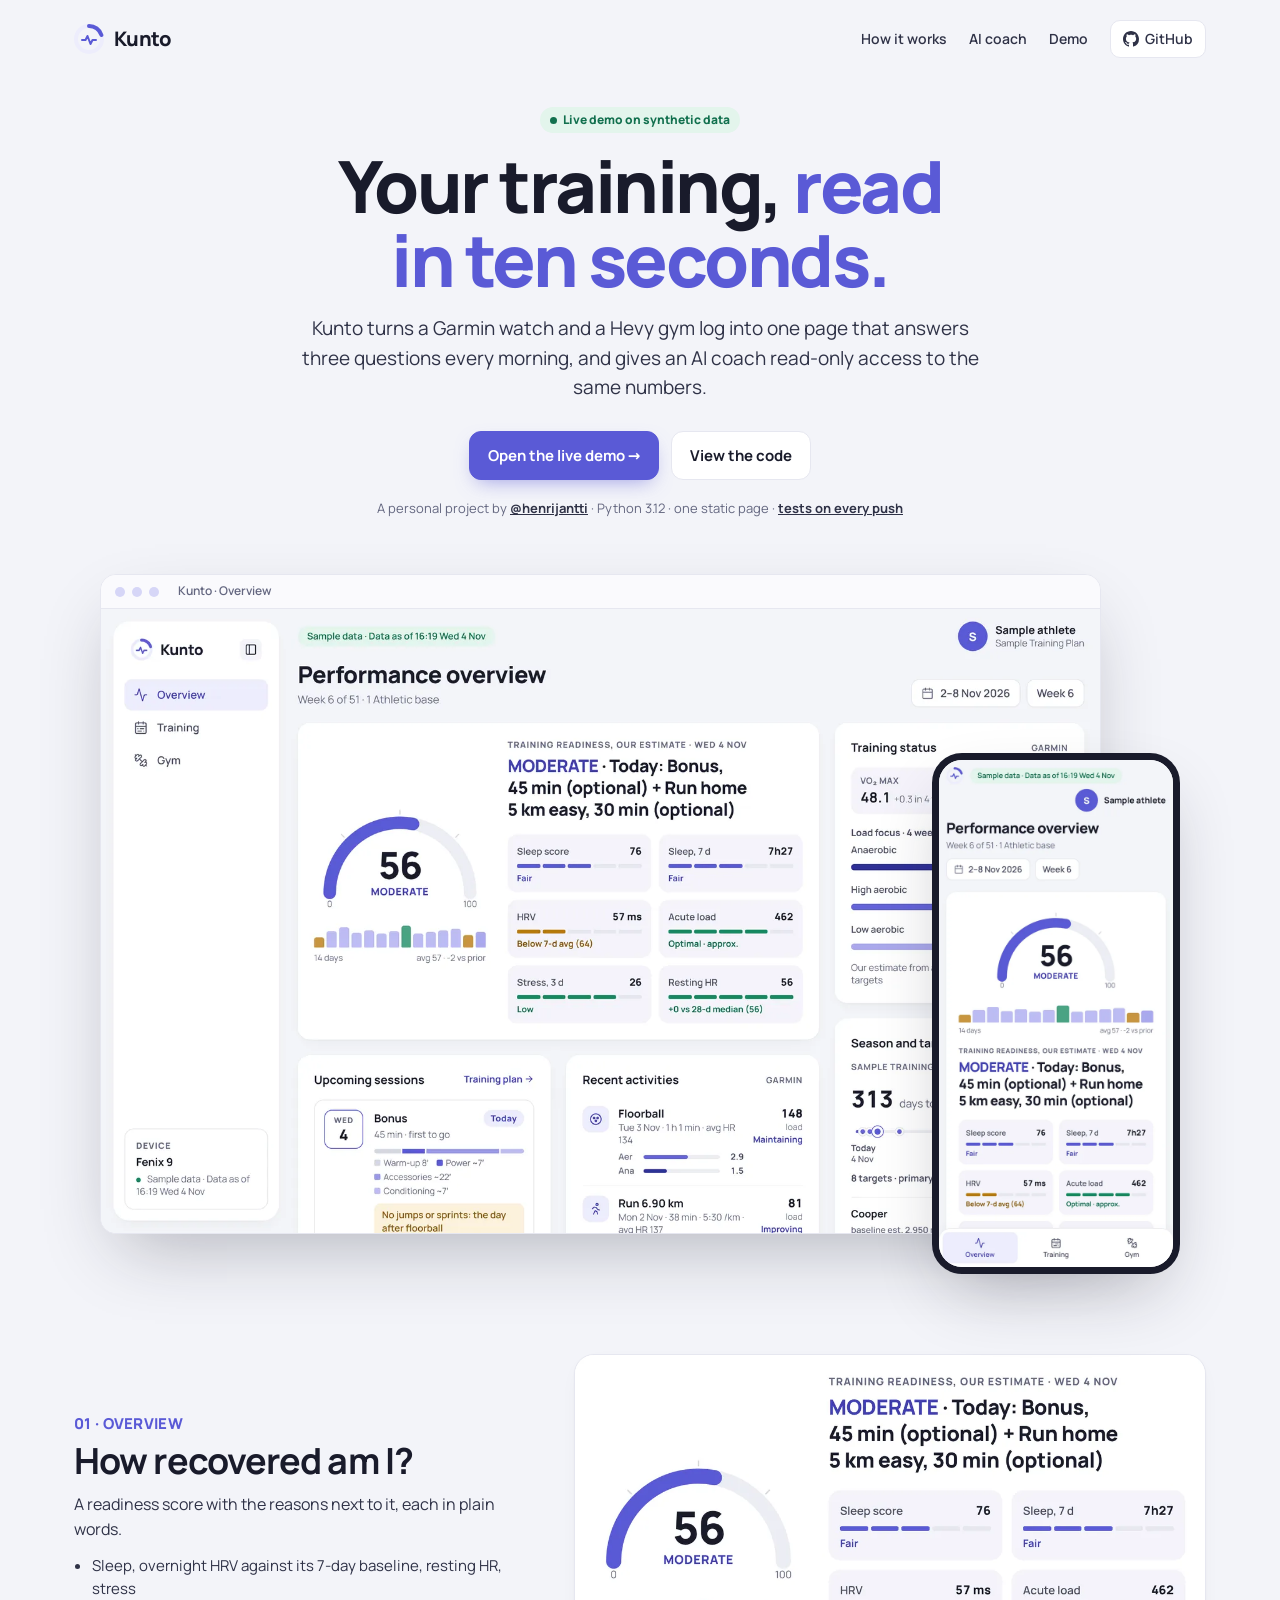
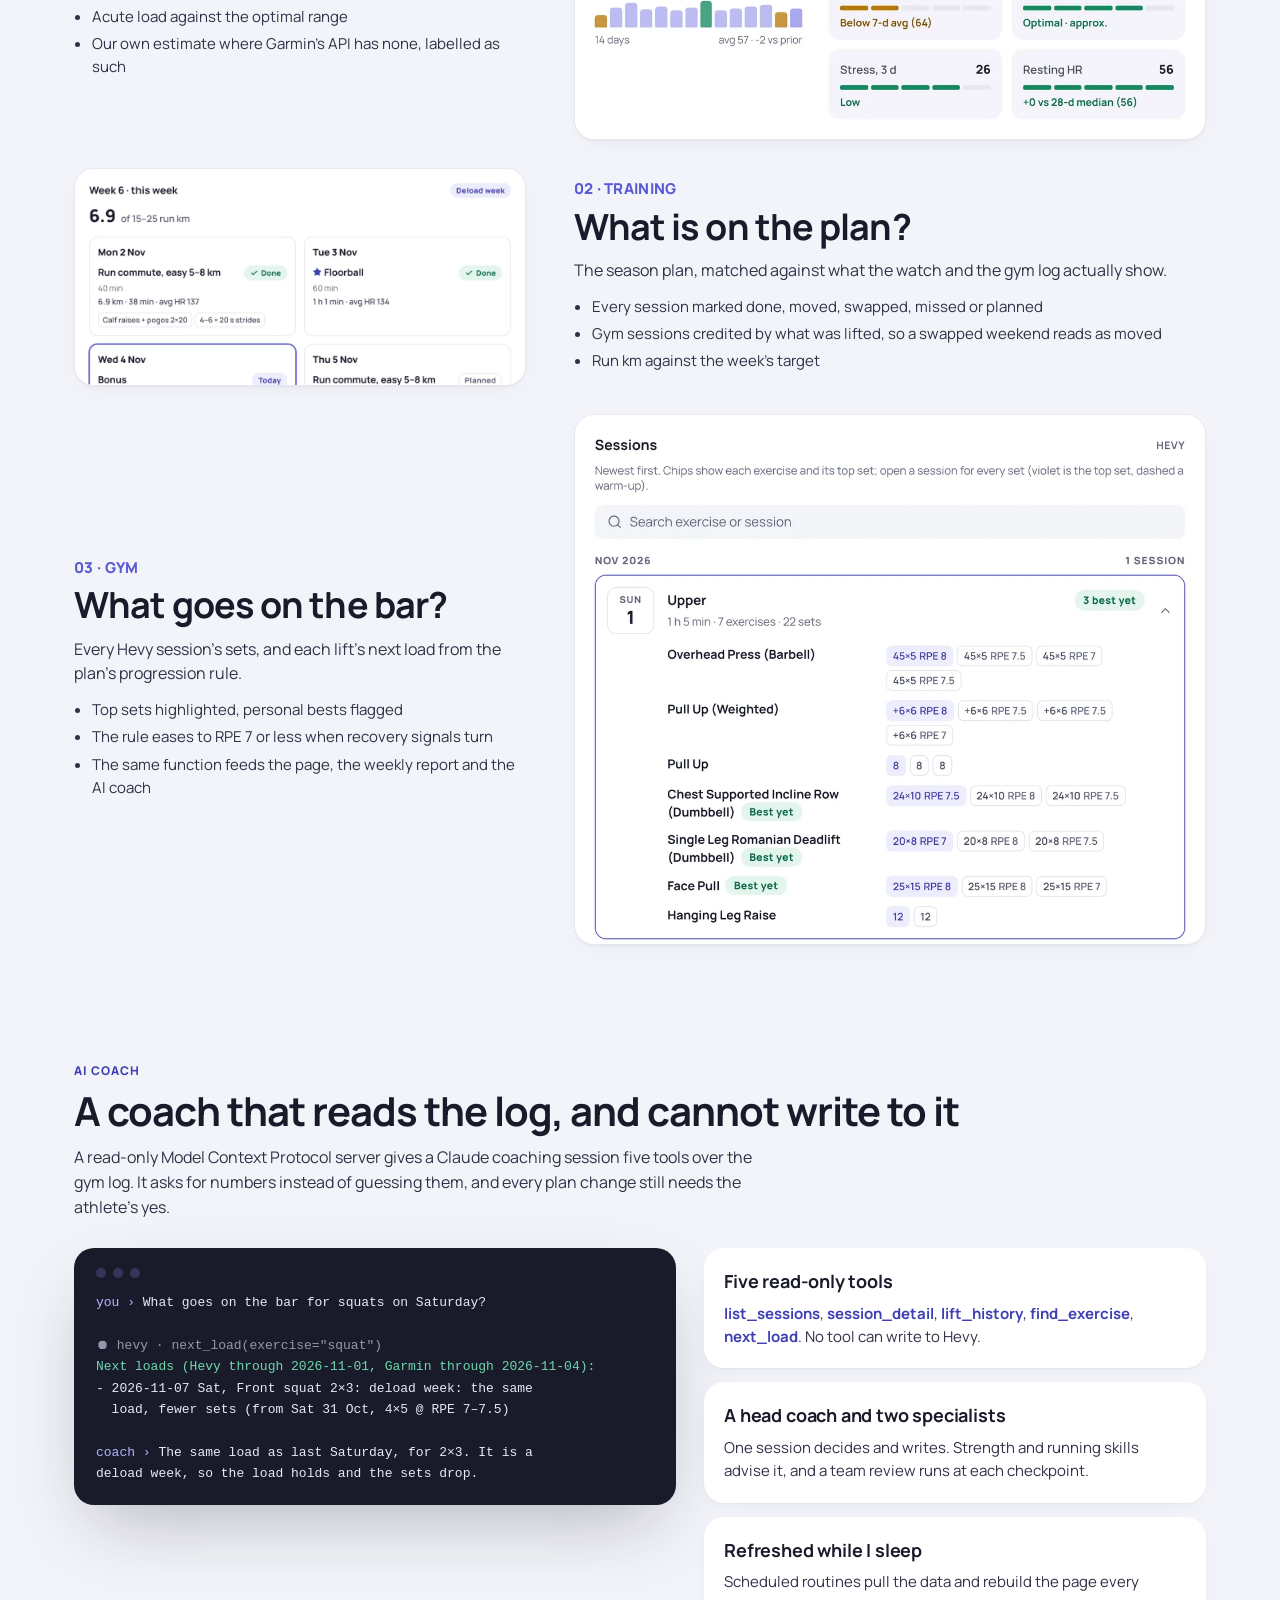
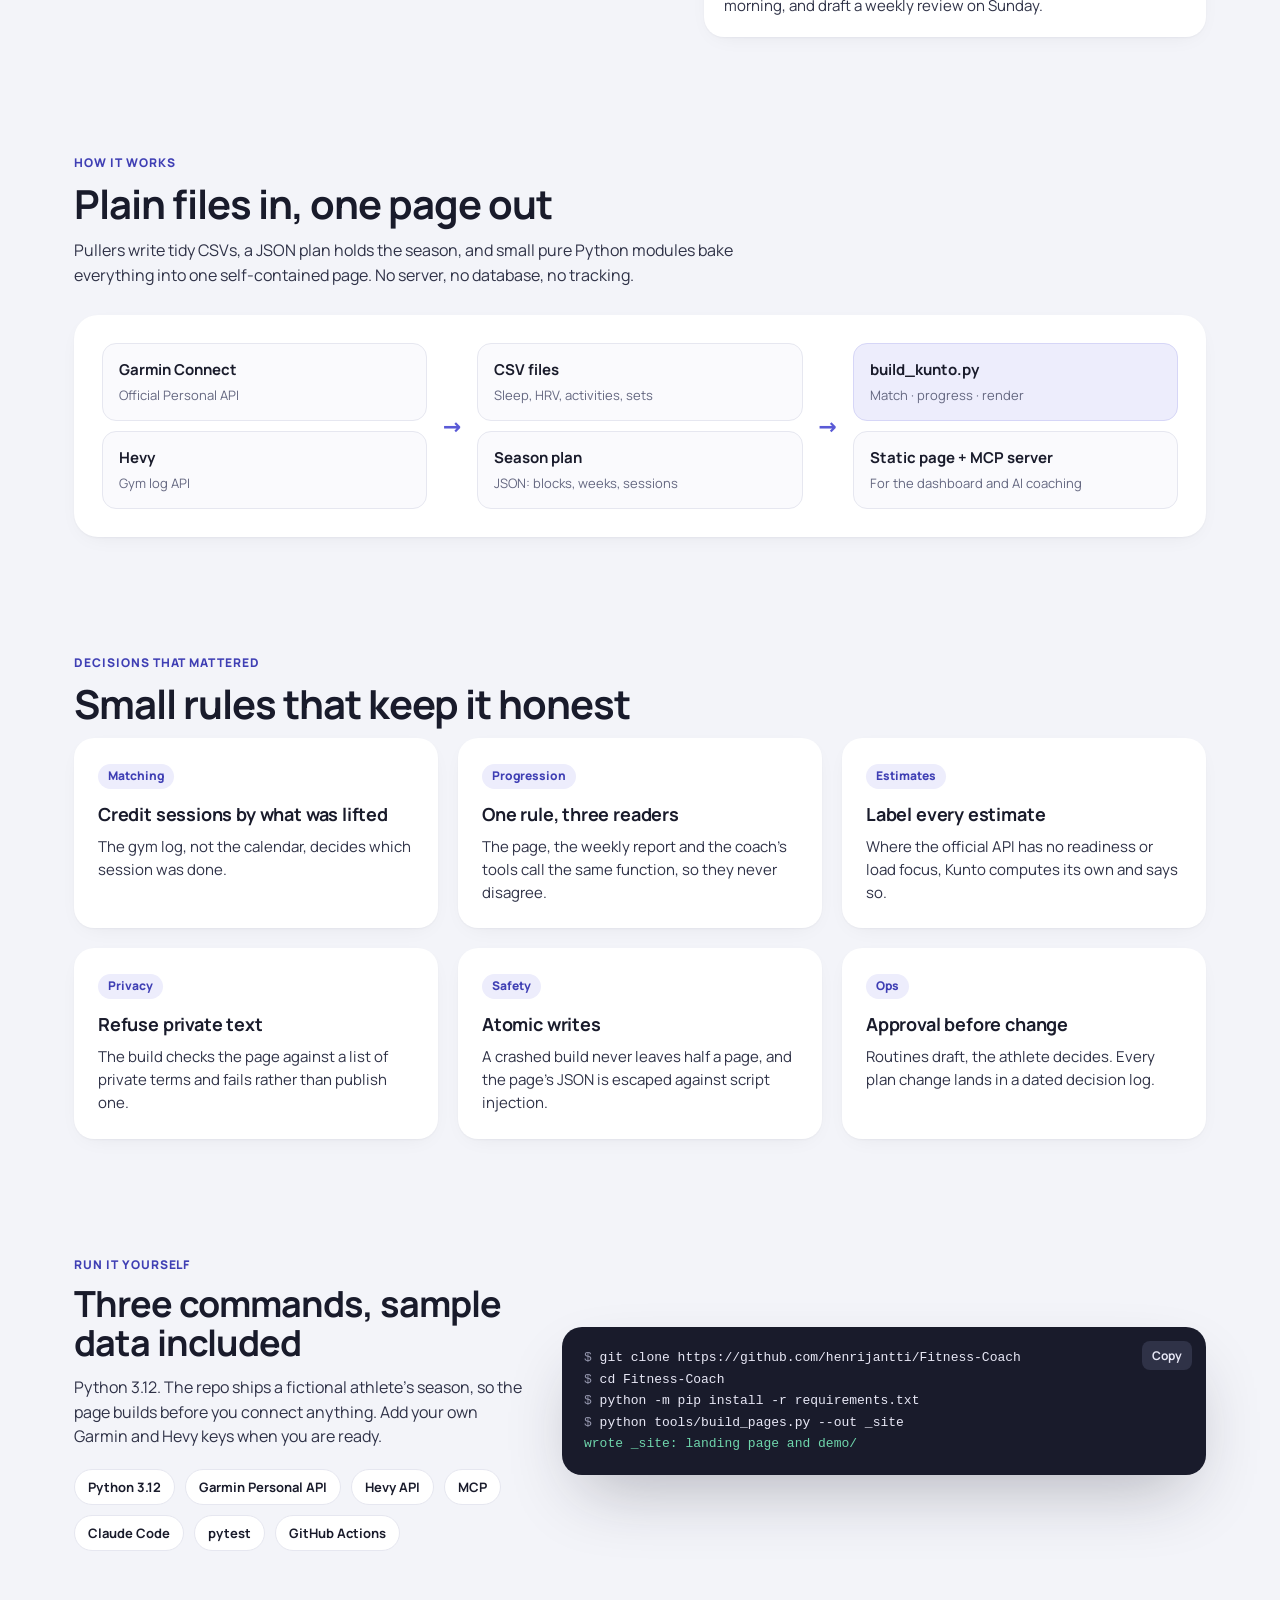
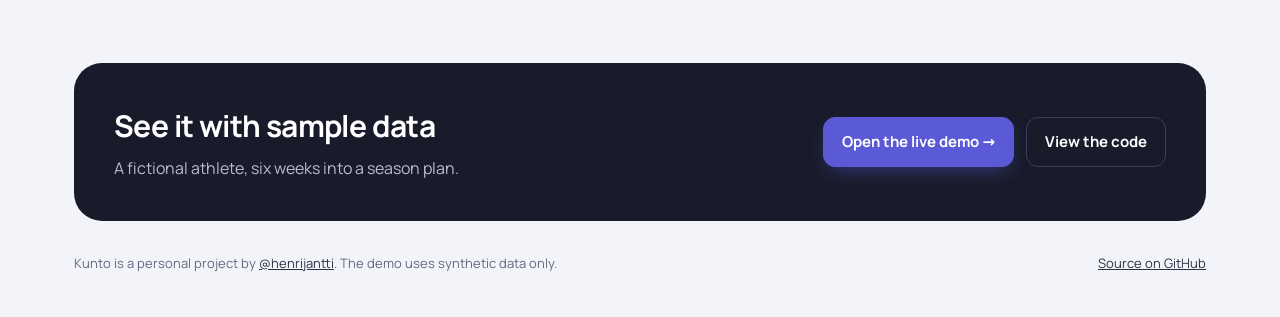
<file: site/index.html>
<!doctype html>
<html lang="en">
<head>
<meta charset="utf-8">
<meta name="viewport" content="width=device-width, initial-scale=1, viewport-fit=cover">
<title>Kunto: your training, read in ten seconds</title>
<meta name="description" content="Kunto turns a Garmin watch and a Hevy gym log into one fast page: recovery, the training plan and the next load on the bar, plus a read-only MCP server for AI coaching. Live demo on synthetic data.">
<link rel="canonical" href="https://henrijantti.github.io/Fitness-Coach/">
<meta name="theme-color" content="#f3f4f9" media="(prefers-color-scheme: light)">
<meta name="theme-color" content="#0e0f1a" media="(prefers-color-scheme: dark)">
<meta property="og:type" content="website">
<meta property="og:site_name" content="Kunto">
<meta property="og:title" content="Kunto: your training, read in ten seconds">
<meta property="og:description" content="A training dashboard built from Garmin and Hevy data, with a read-only MCP server for AI coaching. Live demo on synthetic data.">
<meta property="og:image" content="https://henrijantti.github.io/Fitness-Coach/og.png">
<meta property="og:image:width" content="1200">
<meta property="og:image:height" content="630">
<meta property="og:image:alt" content="The Kunto dashboard on a phone: readiness 56, sleep, HRV and today's session">
<meta property="og:url" content="https://henrijantti.github.io/Fitness-Coach/">
<meta name="twitter:card" content="summary_large_image">
<link rel="icon" href="favicon.svg" type="image/svg+xml">
<link rel="apple-touch-icon" href="apple-touch-icon.png">
<link rel="preload" href="fonts/manrope-latin.woff2" as="font" type="font/woff2" crossorigin>
<link rel="stylesheet" href="fonts/manrope.css">
<script type="application/ld+json">{"@context":"https://schema.org","@type":"SoftwareSourceCode","name":"Kunto","description":"A training dashboard built from Garmin and Hevy data, with a read-only MCP server for AI coaching.","codeRepository":"https://github.com/henrijantti/Fitness-Coach","programmingLanguage":"Python","author":{"@type":"Person","name":"henrijantti","url":"https://github.com/henrijantti"}}</script>
<style>
:root {
  color-scheme: light;
  --app: #f3f4f9; --surface: #ffffff; --surface-2: #fafafd; --ink: #191b2b; --ink-soft: #2f3247; --muted: #646780;
  --line: #e6e7f0; --line-2: #d6d6f7; --primary: #5a5ad6; --primary-ink: #3f3fb4; --primary-soft: #ededfc;
  --btn: #5a5ad6; --success: #12704e; --success-soft: #e3f5ec; --end: #191b2b; --end-ink: #ffffff; --end-muted: #b9bbd0;
  --code: #191b2b; --code-ink: #e8e8f6; --code-dim: #9496ad; --code-accent: #b4b4ff; --code-ok: #6fd6ac;
  --shadow: 0 1px 2px rgba(25,27,43,.04), 0 6px 24px -12px rgba(25,27,43,.10);
  --frame: 0 30px 70px -20px rgba(25,27,43,.30);
}
@media (prefers-color-scheme: dark) {
  :root {
    color-scheme: dark;
    --app: #0e0f1a; --surface: #171828; --surface-2: #1d1e31; --ink: #f1f1f8; --ink-soft: #c9cadb; --muted: #9496ad;
    --line: #2a2b40; --line-2: #34356a; --primary: #8080f0; --primary-ink: #b4b4ff; --primary-soft: #23244a;
    --btn: #5a5ad6; --success: #4cc495; --success-soft: #133326; --end: #1d1e31;
    --code: #0a0b14; --code-ink: #e8e8f6;
    --shadow: 0 1px 2px rgba(0,0,0,.3), 0 6px 24px -12px rgba(0,0,0,.5);
    --frame: 0 30px 70px -20px rgba(0,0,0,.7);
  }
}
* { box-sizing: border-box; }
html { -webkit-text-size-adjust: 100%; scroll-behavior: smooth; }
body { margin: 0; background: var(--app); color: var(--ink); font: 16px/1.55 Manrope, system-ui, -apple-system, "Segoe UI", sans-serif; overflow-x: hidden; }
a { color: inherit; }
img { display: block; max-width: 100%; height: auto; }
.wrap { max-width: 1180px; margin-inline: auto; padding-inline: 24px; }
.skip { position: absolute; left: -999px; } .skip:focus { left: 16px; top: 16px; background: var(--surface); padding: 8px 12px; border-radius: 8px; z-index: 9; }
a:focus-visible, .btn:focus-visible, button:focus-visible { outline: 3px solid var(--primary); outline-offset: 3px; border-radius: 12px; }

.nav { display: flex; align-items: center; gap: 24px; padding-block: 20px; }
.brand { display: flex; gap: 10px; align-items: center; font-weight: 800; font-size: 20px; letter-spacing: -.01em; text-decoration: none; }
.nav .links { margin-left: auto; display: flex; align-items: center; gap: 22px; font-weight: 600; font-size: 14px; color: var(--ink-soft); }
.nav .links a { text-decoration: none; } .nav .links a:hover { color: var(--primary-ink); }
.nav .gh { display: inline-flex; align-items: center; gap: 6px; border: 1px solid var(--line); border-radius: 10px; padding: 7px 12px; background: var(--surface); }
.gh svg { width: 16px; height: 16px; fill: currentColor; }

.btn { display: inline-flex; align-items: center; gap: 8px; border-radius: 12px; padding: 12px 18px; font-weight: 700; font-size: 15px; text-decoration: none; border: 1px solid var(--line); background: var(--surface); color: var(--ink); }
.btn:hover { border-color: var(--line-2); }
.btn.p { background: var(--btn); border-color: var(--btn); color: #fff; box-shadow: 0 8px 20px -8px rgba(90,90,214,.6); }
.btn.p:hover { filter: brightness(1.08); }
.eyebrow { font-size: 12px; font-weight: 800; letter-spacing: .08em; text-transform: uppercase; color: var(--primary-ink); }
.chip { display: inline-flex; align-items: center; gap: 6px; font-size: 12px; font-weight: 800; padding: 4px 10px; border-radius: 999px; background: var(--success-soft); color: var(--success); }
.chip::before { content: ""; width: 7px; height: 7px; border-radius: 50%; background: currentColor; }

/* Hero: one legible desktop shot with a phone over its corner */
.hero { padding-top: 28px; text-align: center; }
h1 { font-size: clamp(40px, 6vw, 72px); line-height: 1.02; letter-spacing: -.035em; margin: 16px auto 18px; font-weight: 800; text-wrap: balance; max-width: 14em; }
h1 em { font-style: normal; color: var(--primary); }
.lede { font-size: 19px; color: var(--ink-soft); max-width: 36em; margin: 0 auto 28px; }
.ctas { display: flex; gap: 12px; flex-wrap: wrap; justify-content: center; }
.note { margin: 18px 0 0; font-size: 13px; color: var(--muted); }
.note a { color: var(--ink-soft); font-weight: 700; }
.stage { position: relative; margin: 56px auto 0; max-width: 1080px; padding-right: 7%; }
.browser { border-radius: 16px; overflow: hidden; background: var(--surface); box-shadow: var(--frame); border: 1px solid var(--line); }
.browser .bar { display: flex; align-items: center; gap: 7px; height: 34px; padding: 0 14px; border-bottom: 1px solid var(--line); background: var(--surface-2); }
.browser .bar i { width: 10px; height: 10px; border-radius: 50%; background: var(--line-2); }
.browser .bar span { margin-left: 12px; font-size: 12px; color: var(--muted); font-weight: 600; }
.stage .phone { position: absolute; right: 0; bottom: -40px; width: 23%; border-radius: 30px; overflow: hidden; border: 7px solid #191b2b; box-shadow: var(--frame); background: #fff; }

/* Three questions, each with the part of the page that answers it */
.qa { margin-top: 120px; display: grid; gap: 28px; }
.row { display: grid; grid-template-columns: minmax(0, 5fr) minmax(0, 7fr); gap: 48px; align-items: center; }
.row:nth-child(even) .txt { order: 2; }
.row .n { font-size: 15px; font-weight: 800; color: var(--primary); letter-spacing: .02em; }
.row h2 { font-size: clamp(26px, 3vw, 36px); letter-spacing: -.025em; line-height: 1.1; margin: 6px 0 12px; }
.row p { color: var(--ink-soft); margin: 0 0 12px; }
.row ul { margin: 0; padding-left: 18px; color: var(--ink-soft); font-size: 15px; } .row li { margin: 4px 0; }
.crop { border-radius: 20px; overflow: hidden; box-shadow: var(--shadow); border: 1px solid var(--line); background: var(--surface); }

section.block { margin-top: 112px; }
section.block > h2 { font-size: clamp(28px, 3.4vw, 40px); letter-spacing: -.025em; margin: 8px 0 12px; line-height: 1.1; text-wrap: balance; }
section.block > .intro { color: var(--ink-soft); max-width: 44em; margin: 0 0 28px; }
.card { background: var(--surface); border-radius: 20px; padding: 24px; box-shadow: var(--shadow); }
.card h3 { margin: 0 0 6px; font-size: 18px; letter-spacing: -.01em; }
.card p { margin: 0; color: var(--ink-soft); font-size: 15px; }

/* AI coach */
.ai { display: grid; grid-template-columns: minmax(0, 6fr) minmax(0, 5fr); gap: 28px; align-items: start; }
.term { background: var(--code); color: var(--code-ink); border-radius: 20px; padding: 20px 22px; font: 13px/1.65 ui-monospace, "SF Mono", Menlo, Consolas, monospace; overflow-x: auto; box-shadow: var(--frame); }
.term .h { display: flex; gap: 7px; margin-bottom: 14px; } .term .h i { width: 10px; height: 10px; border-radius: 50%; background: #34355a; }
.term .u { color: var(--code-accent); } .term .d { color: var(--code-dim); } .term .ok { color: var(--code-ok); }
.term pre { margin: 0; white-space: pre-wrap; font: inherit; }
.roles { display: grid; gap: 14px; }
.roles .card { padding: 20px; } .roles b { color: var(--primary-ink); }

.flow { background: var(--surface); border-radius: 24px; padding: 28px; box-shadow: var(--shadow); display: grid; grid-template-columns: 1fr auto 1fr auto 1fr; gap: 16px; align-items: center; }
.stack { display: flex; flex-direction: column; gap: 10px; }
.node { border: 1px solid var(--line); border-radius: 14px; padding: 14px 16px; background: var(--surface-2); }
.node b { display: block; font-size: 15px; } .node small { color: var(--muted); font-size: 13px; }
.node.k { background: var(--primary-soft); border-color: var(--line-2); }
.arrow { color: var(--primary); font-weight: 800; font-size: 22px; text-align: center; }

.dec { display: grid; grid-template-columns: repeat(3, 1fr); gap: 20px; }
.dec .k { display: inline-block; font-size: 12px; font-weight: 800; color: var(--primary-ink); background: var(--primary-soft); border-radius: 999px; padding: 3px 10px; margin-bottom: 12px; }

.run { display: grid; grid-template-columns: minmax(0, 5fr) minmax(0, 7fr); gap: 28px; align-items: center; }
.run .term { position: relative; }
.copy { position: absolute; top: 14px; right: 14px; font: 700 12px Manrope, system-ui, sans-serif; color: var(--code-ink); background: #2f3247; border: 0; border-radius: 8px; padding: 6px 10px; cursor: pointer; }
.built { display: flex; flex-wrap: wrap; gap: 10px; margin-top: 20px; }
.built span { background: var(--surface); border: 1px solid var(--line); border-radius: 999px; padding: 7px 13px; font-weight: 700; font-size: 13px; }

.end { margin-top: 112px; padding: 40px; border-radius: 28px; background: var(--end); color: var(--end-ink); display: flex; gap: 24px; align-items: center; justify-content: space-between; flex-wrap: wrap; }
.end h2 { margin: 0; font-size: 30px; letter-spacing: -.02em; } .end p { margin: 6px 0 0; color: var(--end-muted); }
.end .btn:not(.p) { background: transparent; color: #fff; border-color: #3c3f5c; }
footer.wrap { padding-block: 32px 44px; color: var(--muted); font-size: 13px; display: flex; gap: 16px; flex-wrap: wrap; justify-content: space-between; }
footer a { color: var(--ink-soft); }

@media (max-width: 900px) {
  .row, .ai, .run { grid-template-columns: 1fr; gap: 20px; }
  .row:nth-child(even) .txt { order: 0; }
  .dec { grid-template-columns: 1fr; }
  .flow { grid-template-columns: 1fr; padding: 20px; }
  .arrow { transform: rotate(90deg); }
  .qa { margin-top: 88px; gap: 56px; }
  section.block, .end { margin-top: 80px; }
  .end { padding: 28px; }
}
@media (max-width: 640px) {
  .wrap { padding-inline: 16px; }
  .nav .links .t { display: none; }
  .hero { text-align: left; } h1, .lede { margin-inline: 0; } .ctas { justify-content: flex-start; }
  .lede { font-size: 17px; }
  .stage { padding-right: 0; margin-top: 36px; }
  .stage .browser { display: none; }
  .stage .phone { position: static; width: 72%; margin: 0 auto; }
}
@media (prefers-reduced-motion: reduce) { html { scroll-behavior: auto; } }
</style>
</head>
<body>
<a class="skip" href="#main">Skip to content</a>
<nav class="nav wrap" aria-label="Main">
  <a class="brand" href="./"><img src="favicon.svg" width="30" height="30" alt="">Kunto</a>
  <div class="links"><a class="t" href="#how">How it works</a><a class="t" href="#ai">AI coach</a><a href="demo/">Demo</a><a class="gh" href="https://github.com/henrijantti/Fitness-Coach"><svg viewBox="0 0 16 16" aria-hidden="true"><path d="M8 0C3.58 0 0 3.58 0 8c0 3.54 2.29 6.53 5.47 7.59.4.07.55-.17.55-.38 0-.19-.01-.82-.01-1.49-2.01.37-2.53-.49-2.69-.94-.09-.23-.48-.94-.82-1.13-.28-.15-.68-.52-.01-.53.63-.01 1.08.58 1.23.82.72 1.21 1.87.87 2.33.66.07-.52.28-.87.51-1.07-1.78-.2-3.64-.89-3.64-3.95 0-.87.31-1.59.82-2.15-.08-.2-.36-1.02.08-2.12 0 0 .67-.21 2.2.82.64-.18 1.32-.27 2-.27.68 0 1.36.09 2 .27 1.53-1.04 2.2-.82 2.2-.82.44 1.1.16 1.92.08 2.12.51.56.82 1.27.82 2.15 0 3.07-1.87 3.75-3.65 3.95.29.25.54.73.54 1.48 0 1.07-.01 1.93-.01 2.2 0 .21.15.46.55.38A8.013 8.013 0 0 0 16 8c0-4.42-3.58-8-8-8z"/></svg>GitHub</a></div>
</nav>

<main id="main">
<header class="hero wrap">
  <span class="chip">Live demo on synthetic data</span>
  <h1>Your training, <em>read in ten seconds.</em></h1>
  <p class="lede">Kunto turns a Garmin watch and a Hevy gym log into one page that answers three questions every morning, and gives an AI coach read-only access to the same numbers.</p>
  <div class="ctas"><a class="btn p" href="demo/">Open the live demo →</a><a class="btn" href="https://github.com/henrijantti/Fitness-Coach">View the code</a></div>
  <p class="note">A personal project by <a href="https://github.com/henrijantti">@henrijantti</a> · Python 3.12 · one static page · <a href="https://github.com/henrijantti/Fitness-Coach/actions/workflows/tests.yml">tests on every push</a></p>
  <div class="stage">
    <div class="browser">
      <div class="bar" aria-hidden="true"><i></i><i></i><i></i><span>Kunto · Overview</span></div>
      <picture>
        <source srcset="img/desk-overview-dark.webp" media="(prefers-color-scheme: dark)">
        <img src="img/desk-overview-light.webp" width="1600" height="1000" fetchpriority="high" alt="The Kunto Overview tab on a laptop: readiness 56 out of 100, sleep, HRV, resting HR and acute load, upcoming sessions and recent activities">
      </picture>
    </div>
    <div class="phone">
      <picture>
        <source srcset="img/phone-overview-dark.webp" media="(prefers-color-scheme: dark)">
        <img src="img/phone-overview-light.webp" width="600" height="1298" alt="The same Overview tab on a phone">
      </picture>
    </div>
  </div>
</header>

<div class="qa wrap">
  <div class="row">
    <div class="txt"><div class="n">01 · OVERVIEW</div><h2>How recovered am I?</h2><p>A readiness score with the reasons next to it, each in plain words.</p>
      <ul><li>Sleep, overnight HRV against its 7-day baseline, resting HR, stress</li><li>Acute load against the optimal range</li><li>Our own estimate where Garmin's API has none, labelled as such</li></ul></div>
    <div class="crop"><picture><source srcset="img/f-ready-dark.webp" media="(prefers-color-scheme: dark)"><img src="img/f-ready-light.webp" width="1100" height="669" loading="lazy" alt="Readiness card: 56, moderate, with sleep score 76, HRV below its 7-day average, acute load 462 optimal and resting HR 52"></picture></div>
  </div>
  <div class="row">
    <div class="txt"><div class="n">02 · TRAINING</div><h2>What is on the plan?</h2><p>The season plan, matched against what the watch and the gym log actually show.</p>
      <ul><li>Every session marked done, moved, swapped, missed or planned</li><li>Gym sessions credited by what was lifted, so a swapped weekend reads as moved</li><li>Run km against the week's target</li></ul></div>
    <div class="crop"><picture><source srcset="img/f-week-dark.webp" media="(prefers-color-scheme: dark)"><img src="img/f-week-light.webp" width="1100" height="530" loading="lazy" alt="Week 6, a deload week: Monday's run commute and Tuesday's game both done, Wednesday's bonus session today, Thursday planned"></picture></div>
  </div>
  <div class="row">
    <div class="txt"><div class="n">03 · GYM</div><h2>What goes on the bar?</h2><p>Every Hevy session's sets, and each lift's next load from the plan's progression rule.</p>
      <ul><li>Top sets highlighted, personal bests flagged</li><li>The rule eases to RPE 7 or less when recovery signals turn</li><li>The same function feeds the page, the weekly report and the AI coach</li></ul></div>
    <div class="crop"><picture><source srcset="img/f-gym-dark.webp" media="(prefers-color-scheme: dark)"><img src="img/f-gym-light.webp" width="1100" height="922" loading="lazy" alt="Gym log: Sunday's upper session with overhead press, weighted pull-ups and rows, three marked best yet"></picture></div>
  </div>
</div>

<section class="block wrap" id="ai">
  <span class="eyebrow">AI coach</span>
  <h2>A coach that reads the log, and cannot write to it</h2>
  <p class="intro">A read-only Model Context Protocol server gives a Claude coaching session five tools over the gym log. It asks for numbers instead of guessing them, and every plan change still needs the athlete's yes.</p>
  <div class="ai">
    <div class="term" role="img" aria-label="Example MCP call: next_load for squat returns Saturday's front squat at the same load as last time, with fewer sets, because it is a deload week">
      <div class="h" aria-hidden="true"><i></i><i></i><i></i></div>
<pre><span class="u">you ›</span> What goes on the bar for squats on Saturday?

<span class="d">⏺ hevy · next_load(exercise="squat")</span>
<span class="ok">Next loads (Hevy through 2026-11-01, Garmin through 2026-11-04):</span>
- 2026-11-07 Sat, Front squat 2×3: deload week: the same
  load, fewer sets (from Sat 31 Oct, 4×5 @ RPE 7–7.5)

<span class="u">coach ›</span> The same load as last Saturday, for 2×3. It is a
deload week, so the load holds and the sets drop.</pre>
    </div>
    <div class="roles">
      <div class="card"><h3>Five read-only tools</h3><p><b>list_sessions</b>, <b>session_detail</b>, <b>lift_history</b>, <b>find_exercise</b>, <b>next_load</b>. No tool can write to Hevy.</p></div>
      <div class="card"><h3>A head coach and two specialists</h3><p>One session decides and writes. Strength and running skills advise it, and a team review runs at each checkpoint.</p></div>
      <div class="card"><h3>Refreshed while I sleep</h3><p>Scheduled routines pull the data and rebuild the page every morning, and draft a weekly review on Sunday.</p></div>
    </div>
  </div>
</section>

<section class="block wrap" id="how">
  <span class="eyebrow">How it works</span>
  <h2>Plain files in, one page out</h2>
  <p class="intro">Pullers write tidy CSVs, a JSON plan holds the season, and small pure Python modules bake everything into one self-contained page. No server, no database, no tracking.</p>
  <div class="flow">
    <div class="stack"><div class="node"><b>Garmin Connect</b><small>Official Personal API</small></div><div class="node"><b>Hevy</b><small>Gym log API</small></div></div>
    <div class="arrow" aria-hidden="true">→</div>
    <div class="stack"><div class="node"><b>CSV files</b><small>Sleep, HRV, activities, sets</small></div><div class="node"><b>Season plan</b><small>JSON: blocks, weeks, sessions</small></div></div>
    <div class="arrow" aria-hidden="true">→</div>
    <div class="stack"><div class="node k"><b>build_kunto.py</b><small>Match · progress · render</small></div><div class="node"><b>Static page + MCP server</b><small>For the dashboard and AI coaching</small></div></div>
  </div>
</section>

<section class="block wrap" id="decisions">
  <span class="eyebrow">Decisions that mattered</span>
  <h2>Small rules that keep it honest</h2>
  <div class="dec">
    <div class="card"><span class="k">Matching</span><h3>Credit sessions by what was lifted</h3><p>The gym log, not the calendar, decides which session was done.</p></div>
    <div class="card"><span class="k">Progression</span><h3>One rule, three readers</h3><p>The page, the weekly report and the coach's tools call the same function, so they never disagree.</p></div>
    <div class="card"><span class="k">Estimates</span><h3>Label every estimate</h3><p>Where the official API has no readiness or load focus, Kunto computes its own and says so.</p></div>
    <div class="card"><span class="k">Privacy</span><h3>Refuse private text</h3><p>The build checks the page against a list of private terms and fails rather than publish one.</p></div>
    <div class="card"><span class="k">Safety</span><h3>Atomic writes</h3><p>A crashed build never leaves half a page, and the page's JSON is escaped against script injection.</p></div>
    <div class="card"><span class="k">Ops</span><h3>Approval before change</h3><p>Routines draft, the athlete decides. Every plan change lands in a dated decision log.</p></div>
  </div>
</section>

<section class="block wrap" id="run">
  <div class="run">
    <div><span class="eyebrow">Run it yourself</span><h2 style="font-size:clamp(26px,3vw,36px);letter-spacing:-.025em;line-height:1.1;margin:8px 0 12px">Three commands, sample data included</h2>
      <p style="color:var(--ink-soft);margin:0">Python 3.12. The repo ships a fictional athlete's season, so the page builds before you connect anything. Add your own Garmin and Hevy keys when you are ready.</p>
      <div class="built"><span>Python 3.12</span><span>Garmin Personal API</span><span>Hevy API</span><span>MCP</span><span>Claude Code</span><span>pytest</span><span>GitHub Actions</span></div></div>
    <div class="term"><button class="copy" type="button" onclick="navigator.clipboard&&navigator.clipboard.writeText(this.nextElementSibling.innerText.split('\n').filter(l=>l.startsWith('$ ')).map(l=>l.slice(2)).join('\n'));this.textContent='Copied'">Copy</button>
<pre><span class="d">$ </span>git clone https://github.com/henrijantti/Fitness-Coach
<span class="d">$ </span>cd Fitness-Coach
<span class="d">$ </span>python -m pip install -r requirements.txt
<span class="d">$ </span>python tools/build_pages.py --out _site
<span class="ok">wrote _site: landing page and demo/</span></pre></div>
  </div>
</section>

<div class="wrap"><div class="end">
  <div><h2>See it with sample data</h2><p>A fictional athlete, six weeks into a season plan.</p></div>
  <div class="ctas"><a class="btn p" href="demo/">Open the live demo →</a><a class="btn" href="https://github.com/henrijantti/Fitness-Coach">View the code</a></div>
</div></div>
</main>

<footer class="wrap"><span>Kunto is a personal project by <a href="https://github.com/henrijantti">@henrijantti</a>. The demo uses synthetic data only.</span><a href="https://github.com/henrijantti/Fitness-Coach">Source on GitHub</a></footer>
</body>
</html>
</file>
<file: site/fonts/manrope.css>
/* Manrope (SIL Open Font License 1.1, see OFL.txt), self-hosted so the site makes no third-party requests */
@font-face { font-family: 'Manrope'; font-style: normal; font-weight: 200 800; font-display: swap;
  src: url(manrope-latin-ext.woff2) format('woff2'); unicode-range: U+0100-02BA, U+02BD-02C5, U+02C7-02CC, U+02CE-02D7, U+02DD-02FF, U+0304, U+0308, U+0329, U+1D00-1DBF, U+1E00-1E9F, U+1EF2-1EFF, U+2020, U+20A0-20AB, U+20AD-20C4, U+2113, U+2C60-2C7F, U+A720-A7FF; }
@font-face { font-family: 'Manrope'; font-style: normal; font-weight: 200 800; font-display: swap;
  src: url(manrope-latin.woff2) format('woff2'); unicode-range: U+0000-00FF, U+0131, U+0152-0153, U+02BB-02BC, U+02C6, U+02DA, U+02DC, U+0304, U+0308, U+0329, U+2000-206F, U+20AC, U+2122, U+2191, U+2193, U+2212, U+2215, U+FEFF, U+FFFD; }
</file>
